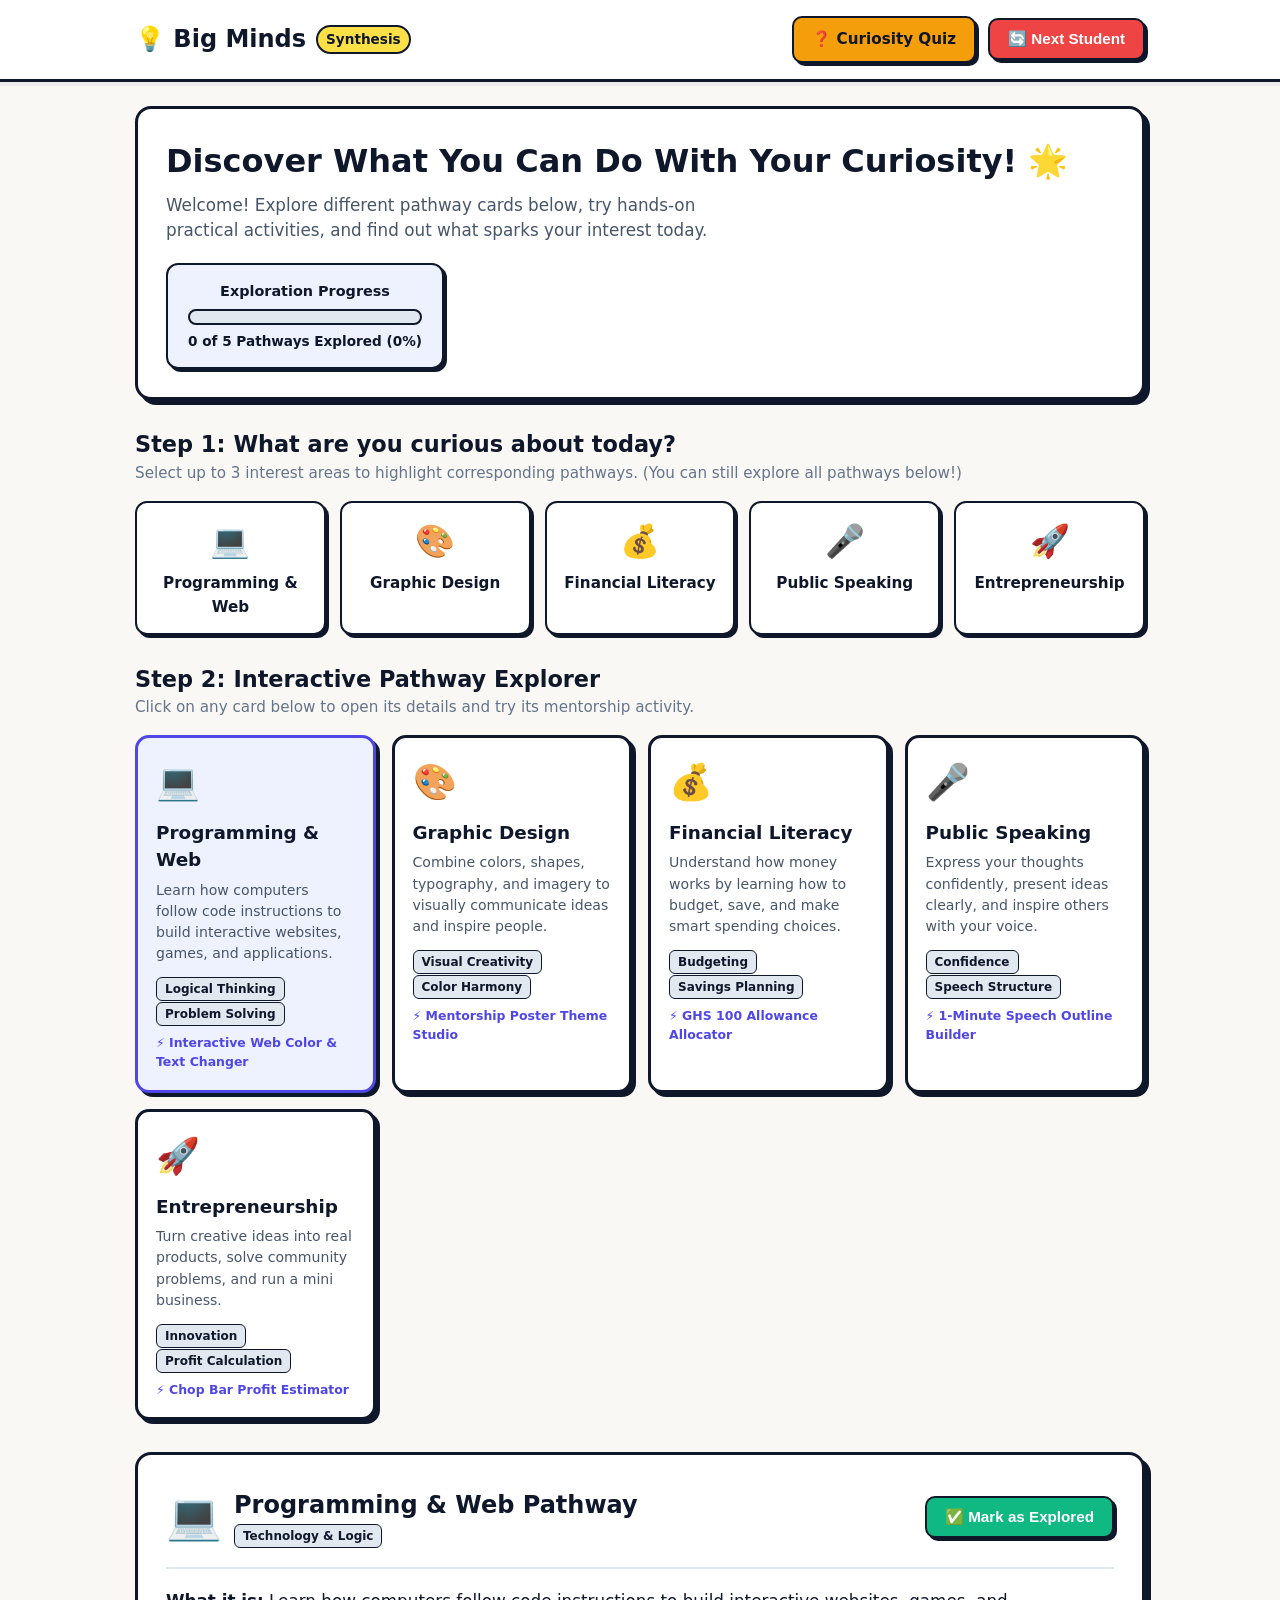
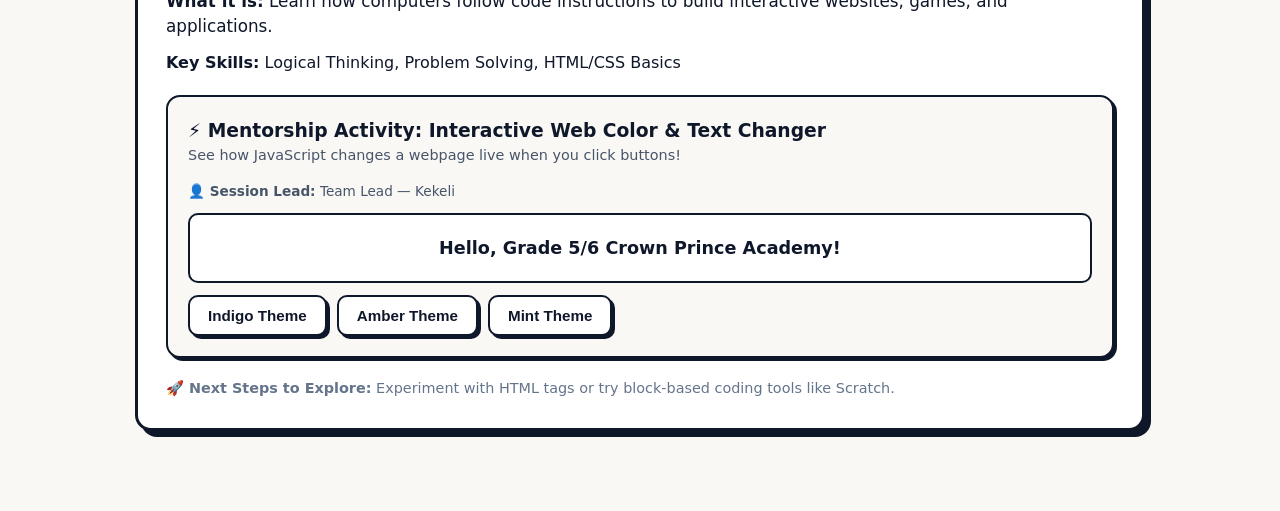
<file: index.html>
<!DOCTYPE html>
<html lang="en">
<head>
    <meta charset="UTF-8">
    <meta name="viewport" content="width=device-width, initial-scale=1.0">
    <title>Big Minds — Pathway Explorer</title>
    <link rel="stylesheet" href="styles.css">
    <link rel="icon" type="image/svg+xml" href="favicon.svg">
</head>
<body>

    <!-- Navigation Header -->
    <nav class="navbar">
        <div class="container nav-content">
            <a href="index.html" class="brand">
                💡 Big Minds <span class="brand-badge">Synthesis</span>
            </a>
            <div class="nav-links">
                <a href="quiz.html" class="btn btn-warning">❓ Curiosity Quiz</a>
                <button id="btn-next-student" class="btn btn-danger">🔄 Next Student</button>
            </div>
        </div>
    </nav>

    <div class="container">

        <!-- Welcome Section & Progress Tracker -->
        <header class="welcome-card">
            <div class="welcome-text">
                <h1>Discover What You Can Do With Your Curiosity! 🌟</h1>
                <p>Welcome! Explore different pathway cards below, try hands-on practical activities, and find out what sparks your interest today.</p>
            </div>
            <div class="progress-box">
                <div class="progress-title">Exploration Progress</div>
                <div class="progress-bar-bg">
                    <div id="progress-bar-fill" class="progress-bar-fill"></div>
                </div>
                <div id="progress-status-text" class="progress-status">0 of 5 Pathways Explored (0%)</div>
            </div>
        </header>

        <!-- Step 1: Interest Selection -->
        <section class="section-header">
            <h2 class="section-title"><span>Step 1:</span> What are you curious about today?</h2>
            <p class="section-subtitle">Select up to 3 interest areas to highlight corresponding pathways. (You can still explore all pathways below!)</p>
            <div id="selection-alert" class="alert-box">⚠️ You can select a maximum of 3 interests. Deselect one if you want to pick a different area!</div>
        </section>

        <div id="interests-container" class="interests-grid">
            <!-- Rendered dynamically by app.js -->
        </div>

        <!-- Step 2: Pathway Cards Grid -->
        <section class="section-header">
            <h2 class="section-title"><span>Step 2:</span> Interactive Pathway Explorer</h2>
            <p class="section-subtitle">Click on any card below to open its details and try its mentorship activity.</p>
        </section>

        <div id="pathways-container" class="pathways-grid">
            <!-- Rendered dynamically by app.js -->
        </div>

        <!-- Detailed Pathway & Activity Panel -->
        <section id="detail-panel" class="detail-panel">
            <!-- Rendered dynamically by app.js -->
        </section>

    </div>

    <!-- Scripts -->
    <script src="js/pathwaysData.js"></script>
    <script src="js/app.js"></script>
</body>
</html>
</file>
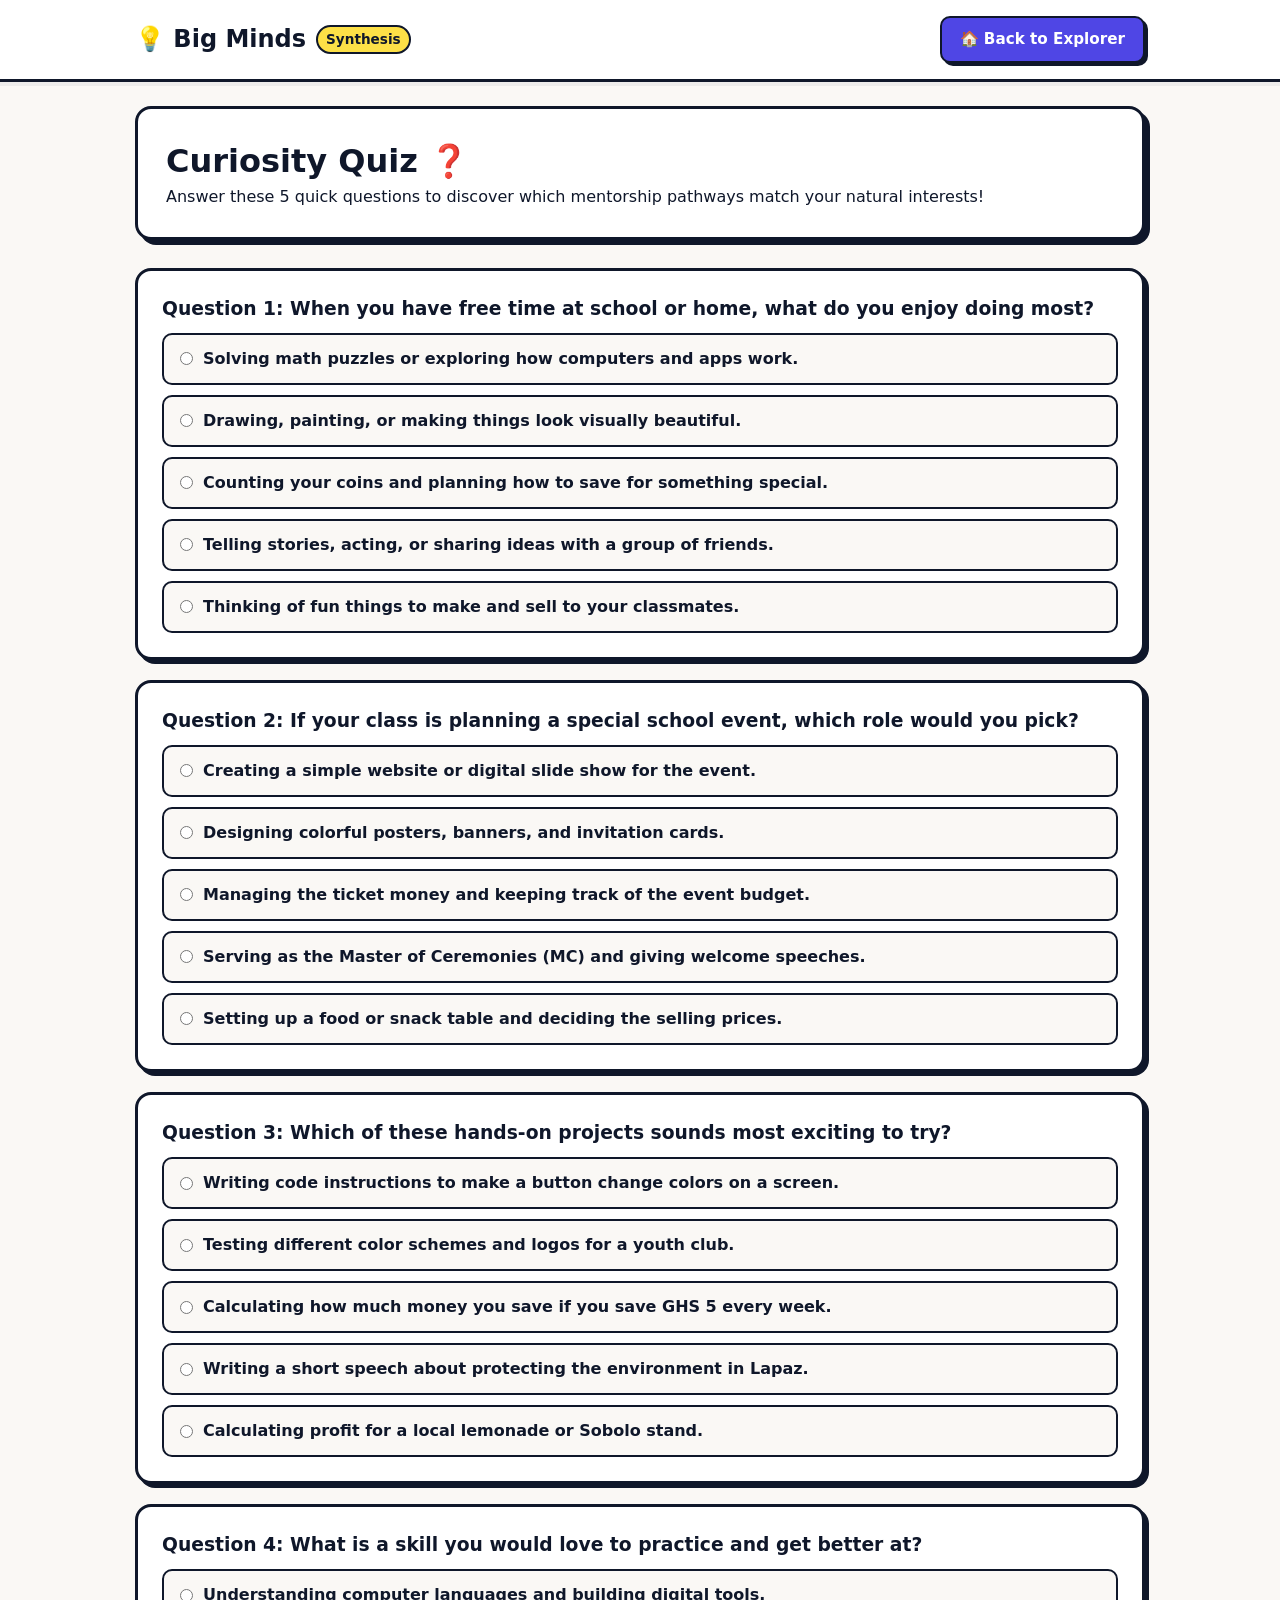
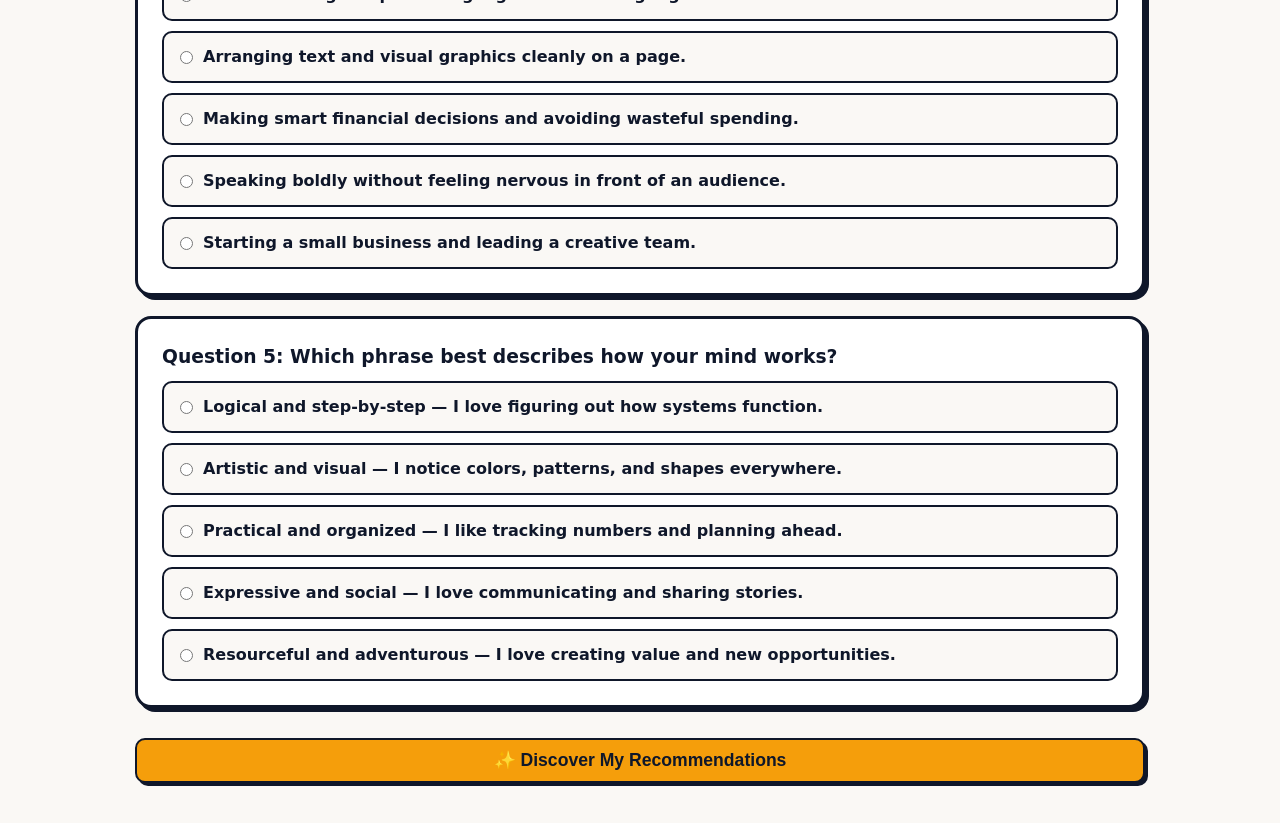
<file: quiz.html>
<!DOCTYPE html>
<html lang="en">
<head>
    <meta charset="UTF-8">
    <meta name="viewport" content="width=device-width, initial-scale=1.0">
    <title>Big Minds — Curiosity Quiz</title>
    <link rel="stylesheet" href="styles.css">
    <link rel="icon" type="image/svg+xml" href="favicon.svg">
</head>
<body>

    <nav class="navbar">
        <div class="container nav-content">
            <a href="index.html" class="brand">
                💡 Big Minds <span class="brand-badge">Synthesis</span>
            </a>
            <div class="nav-links">
                <a href="index.html" class="btn btn-primary">🏠 Back to Explorer</a>
            </div>
        </div>
    </nav>

    <div class="container">
        <header class="welcome-card">
            <div>
                <h1>Curiosity Quiz ❓</h1>
                <p>Answer these 5 quick questions to discover which mentorship pathways match your natural interests!</p>
            </div>
        </header>

        <form id="quiz-form">
            <div id="quiz-questions-container"></div>
            <button type="submit" class="btn btn-warning" style="font-size: 1.1rem; width: 100%; justify-content: center; margin-top: 10px;">
                ✨ Discover My Recommendations
            </button>
        </form>

        <section id="quiz-results" class="detail-panel" style="display: none; margin-top: 30px;">
            <h2>🎉 Your Top Pathway Match</h2>
            <div id="recommendations-container" style="margin-top: 16px;"></div>
            <div style="margin-top: 20px;">
                <a href="index.html" class="btn btn-primary">🚀 Explore These Pathways Now</a>
                <button onclick="window.location.reload()" class="btn">🔄 Retake Quiz</button>
            </div>
        </section>
    </div>

    <script src="js/pathwaysData.js"></script>
    <script>
        document.addEventListener('DOMContentLoaded', () => {
            const container = document.getElementById('quiz-questions-container');
            
            // Render Questions
            quizQuestions.forEach((q, idx) => {
                const card = document.createElement('div');
                card.className = 'quiz-card';
                card.innerHTML = `
                    <h3>Question ${idx + 1}: ${q.question}</h3>
                    <div>
                        ${q.options.map((opt, oIdx) => `
                            <label class="quiz-option">
                                <input type="radio" name="q${q.id}" value="${opt.area}" ${oIdx === 0 ? 'required' : ''}>
                                <span>${opt.text}</span>
                            </label>
                        `).join('')}
                    </div>
                `;
                container.appendChild(card);
            });

            // Form Submit Logic
            document.getElementById('quiz-form').addEventListener('submit', (e) => {
                e.preventDefault();
                
                // Tallies
                const scores = { programming: 0, design: 0, finance: 0, speaking: 0, entrepreneurship: 0 };
                
                quizQuestions.forEach(q => {
                    const selected = document.querySelector(`input[name="q${q.id}"]:checked`);
                    if (selected) {
                        scores[selected.value] += 1;
                    }
                });

                // Calculate Top 1
                const sortedAreas = Object.keys(scores).sort((a, b) => scores[b] - scores[a]);
                const topOne = sortedAreas.slice(0, 1);

                // Render Results
                const resultsBox = document.getElementById('quiz-results');
                const recContainer = document.getElementById('recommendations-container');
                
                recContainer.innerHTML = '';
                topOne.forEach(areaId => {
                    const pathway = pathwaysData.find(p => p.id === areaId);
                    if (pathway) {
                        const card = document.createElement('div');
                        card.className = 'activity-box';
                        card.innerHTML = `
                            <h3>${pathway.icon} Top Match: ${pathway.name} (${scores[areaId]} / 5 Points)</h3>
                            <p style="margin-top: 6px;">${pathway.shortDesc}</p>
                            <p style="margin-top: 6px; font-size: 0.85rem; color: #4F46E5;"><strong>Key Skills:</strong> ${pathway.skills.join(', ')}</p>
                        `;
                        recContainer.appendChild(card);
                    }
                });

                resultsBox.style.display = 'block';
                resultsBox.scrollIntoView({ behavior: 'smooth' });
            });
        });
    </script>
</body>
</html>
</file>
<file: styles.css>
/* ==========================================================================
   Big Minds — Web Technologies Synthesis Edition
   Style: Neo-Tactile / Neo-Brutalist Educational Aesthetic
   ========================================================================== */

/* --- CSS Reset & Global Rules --- */
html {
    box-sizing: border-box;
}

*, *::before, *::after {
    box-sizing: inherit;
    margin: 0;
    padding: 0;
}

body {
    font-family: system-ui, -apple-system, BlinkMacSystemFont, "Segoe UI", Roboto, sans-serif;
    background-color: #FAF8F5; /* Warm cream background */
    color: #0F172A; /* Dark navy text */
    line-height: 1.5;
    padding-bottom: 40px;
}

/* --- Container Layout --- */
.container {
    max-width: 1050px;
    margin: 0 auto;
    padding: 0 20px;
}

/* --- Navigation Header --- */
.navbar {
    background-color: #FFFFFF;
    border-bottom: 3px solid #0F172A;
    padding: 16px 0;
    margin-bottom: 24px;
    box-shadow: 0 4px 0px rgba(15, 23, 42, 0.05);
}

.nav-content {
    display: flex;
    justify-content: space-between;
    align-items: center;
    flex-wrap: wrap;
    gap: 12px;
}

.brand {
    display: flex;
    align-items: center;
    gap: 10px;
    font-size: 1.5rem;
    font-weight: 800;
    color: #0F172A;
    text-decoration: none;
}

.brand-badge {
    background-color: #FDE047;
    border: 2px solid #0F172A;
    padding: 2px 8px;
    border-radius: 20px;
    font-size: 0.85rem;
}

.nav-links {
    display: flex;
    align-items: center;
    gap: 12px;
    flex-wrap: wrap;
}

/* --- Neo-Tactile Buttons --- */
.btn {
    display: inline-flex;
    align-items: center;
    gap: 6px;
    padding: 10px 18px;
    font-size: 0.95rem;
    font-weight: 700;
    color: #0F172A;
    background-color: #FFFFFF;
    border: 2.5px solid #0F172A;
    border-radius: 10px;
    box-shadow: 3px 3px 0px #0F172A;
    cursor: pointer;
    text-decoration: none;
    transition: transform 0.1s ease, box-shadow 0.1s ease, background-color 0.2s ease;
}

.btn:hover {
    transform: translate(-2px, -2px);
    box-shadow: 5px 5px 0px #0F172A;
}

.btn:active {
    transform: translate(1px, 1px);
    box-shadow: 2px 2px 0px #0F172A;
}

.btn-primary {
    background-color: #4F46E5; /* Indigo */
    color: #FFFFFF;
}

.btn-primary:hover {
    background-color: #4338CA;
}

.btn-warning {
    background-color: #F59E0B; /* Amber */
    color: #0F172A;
}

.btn-success {
    background-color: #10B981;
    color: #FFFFFF;
}

.btn-danger {
    background-color: #EF4444;
    color: #FFFFFF;
}

/* --- Hero & Welcome Card --- */
.welcome-card {
    background-color: #FFFFFF;
    border: 3px solid #0F172A;
    border-radius: 16px;
    padding: 28px;
    box-shadow: 5px 5px 0px #0F172A;
    margin-bottom: 28px;
    display: flex;
    justify-content: space-between;
    align-items: center;
    flex-wrap: wrap;
    gap: 20px;
}

.welcome-text h1 {
    font-size: 2rem;
    margin-bottom: 8px;
    color: #0F172A;
}

.welcome-text p {
    font-size: 1.05rem;
    color: #475569;
    max-width: 600px;
}

.progress-box {
    background-color: #EEF2FF;
    border: 2px solid #0F172A;
    border-radius: 12px;
    padding: 16px 20px;
    min-width: 240px;
    text-align: center;
    box-shadow: 3px 3px 0px #0F172A;
}

.progress-title {
    font-weight: 700;
    font-size: 0.9rem;
    margin-bottom: 6px;
}

.progress-bar-bg {
    background-color: #E2E8F0;
    border: 2px solid #0F172A;
    height: 16px;
    border-radius: 10px;
    overflow: hidden;
    margin-bottom: 6px;
}

.progress-bar-fill {
    background-color: #4F46E5;
    height: 100%;
    width: 0%;
    transition: width 0.3s ease;
}

.progress-status {
    font-size: 0.85rem;
    font-weight: 700;
}

/* --- Section Headers --- */
.section-header {
    margin-bottom: 16px;
}

.section-title {
    font-size: 1.4rem;
    font-weight: 800;
    display: flex;
    align-items: center;
    gap: 8px;
}

.section-subtitle {
    font-size: 0.95rem;
    color: #64748B;
}

/* --- Interest Selector Grid --- */
.interests-grid {
    display: grid;
    grid-template-columns: repeat(auto-fit, minmax(180px, 1fr));
    gap: 14px;
    margin-bottom: 28px;
}

.interest-card {
    background-color: #FFFFFF;
    border: 2.5px solid #0F172A;
    border-radius: 12px;
    padding: 14px;
    text-align: center;
    cursor: pointer;
    box-shadow: 3px 3px 0px #0F172A;
    transition: all 0.2s ease;
    user-select: none;
}

.interest-card:hover {
    transform: translateY(-2px);
    box-shadow: 4px 4px 0px #0F172A;
}

.interest-card.selected {
    background-color: #FDE047; /* Yellow highlight */
    transform: translate(2px, 2px);
    box-shadow: 1px 1px 0px #0F172A;
}

.interest-icon {
    font-size: 2rem;
    display: block;
    margin-bottom: 6px;
}

.interest-name {
    font-weight: 700;
    font-size: 0.95rem;
}

.alert-box {
    background-color: #FEF2F2;
    color: #991B1B;
    border: 2px solid #EF4444;
    padding: 10px 14px;
    border-radius: 10px;
    font-size: 0.9rem;
    font-weight: 600;
    margin-top: 10px;
    display: none;
}

/* --- Pathway Cards Grid --- */
.pathways-grid {
    display: grid;
    grid-template-columns: repeat(auto-fit, minmax(220px, 1fr));
    gap: 16px;
    margin-bottom: 32px;
}

.pathway-card {
    background-color: #FFFFFF;
    border: 3px solid #0F172A;
    border-radius: 14px;
    padding: 18px;
    cursor: pointer;
    box-shadow: 4px 4px 0px #0F172A;
    transition: all 0.2s ease;
    position: relative;
}

.pathway-card:hover {
    transform: translateY(-3px);
    box-shadow: 6px 6px 0px #0F172A;
}

.pathway-card.active {
    border-color: #4F46E5;
    background-color: #EEF2FF;
}

.pathway-card.highlighted {
    box-shadow: 0 0 0 3px #F59E0B, 4px 4px 0px #0F172A;
}

.card-top {
    display: flex;
    justify-content: space-between;
    align-items: center;
    margin-bottom: 10px;
}

.pathway-icon {
    font-size: 2.2rem;
}

.badge-explored {
    background-color: #10B981;
    color: #FFFFFF;
    border: 1.5px solid #0F172A;
    font-size: 0.75rem;
    font-weight: 800;
    padding: 2px 8px;
    border-radius: 12px;
}

.pathway-title {
    font-size: 1.15rem;
    font-weight: 800;
    margin-bottom: 6px;
}

.pathway-snippet {
    font-size: 0.88rem;
    color: #475569;
    margin-bottom: 12px;
}

.skill-tag {
    display: inline-block;
    background-color: #E2E8F0;
    border: 1px solid #0F172A;
    border-radius: 6px;
    padding: 2px 8px;
    font-size: 0.75rem;
    font-weight: 700;
    margin-right: 4px;
}

/* --- Detail & Activity Panel --- */
.detail-panel {
    background-color: #FFFFFF;
    border: 3px solid #0F172A;
    border-radius: 16px;
    padding: 28px;
    box-shadow: 6px 6px 0px #0F172A;
    margin-bottom: 40px;
}

.detail-header {
    display: flex;
    justify-content: space-between;
    align-items: center;
    flex-wrap: wrap;
    gap: 16px;
    border-bottom: 2px solid #E2E8F0;
    padding-bottom: 16px;
    margin-bottom: 20px;
}

.detail-title-group {
    display: flex;
    align-items: center;
    gap: 12px;
}

.detail-icon {
    font-size: 2.8rem;
}

.activity-box {
    background-color: #FAF8F5;
    border: 2.5px solid #0F172A;
    border-radius: 14px;
    padding: 20px;
    margin: 20px 0;
    box-shadow: 3px 3px 0px #0F172A;
}

/* --- Interactive Activities Styling --- */
/* Activity 1: Web Changer */
.web-preview {
    background-color: #FFFFFF;
    border: 2px solid #0F172A;
    padding: 20px;
    border-radius: 10px;
    text-align: center;
    margin-top: 12px;
    transition: background-color 0.3s ease;
}

/* Activity 2: Graphic Design Poster */
.poster-preview {
    border: 3px solid #0F172A;
    border-radius: 12px;
    padding: 24px;
    text-align: center;
    margin-top: 12px;
    transition: all 0.3s ease;
}

.theme-palette-btn {
    width: 32px;
    height: 32px;
    border: 2px solid #0F172A;
    border-radius: 50%;
    cursor: pointer;
    margin-right: 8px;
}

/* Activity 3 & 5: Forms & Inputs */
.form-group {
    margin-bottom: 14px;
}

.form-group label {
    display: block;
    font-weight: 700;
    font-size: 0.9rem;
    margin-bottom: 4px;
}

.form-input {
    width: 100%;
    padding: 8px 12px;
    font-size: 0.95rem;
    border: 2px solid #0F172A;
    border-radius: 8px;
    background-color: #FFFFFF;
}

.calc-result-box {
    background-color: #EEF2FF;
    border: 2px solid #0F172A;
    border-radius: 10px;
    padding: 12px;
    font-weight: 700;
    margin-top: 10px;
}

/* Activity 4: Speech Builder */
.speech-preview-card {
    background-color: #FFFBEB;
    border: 2px dashed #0F172A;
    border-radius: 10px;
    padding: 16px;
    margin-top: 14px;
}

/* --- Quiz Styles --- */
.quiz-card {
    background-color: #FFFFFF;
    border: 3px solid #0F172A;
    border-radius: 16px;
    padding: 24px;
    box-shadow: 4px 4px 0px #0F172A;
    margin-bottom: 20px;
}

.quiz-option {
    display: flex;
    align-items: center;
    gap: 10px;
    background-color: #FAF8F5;
    border: 2px solid #0F172A;
    border-radius: 10px;
    padding: 12px 16px;
    margin-top: 10px;
    cursor: pointer;
    font-weight: 600;
    transition: background-color 0.2s ease;
}

.quiz-option:hover {
    background-color: #EEF2FF;
}

/* --- Responsive Adjustments --- */
@media (max-width: 640px) {
    .welcome-card {
        flex-direction: column;
        align-items: stretch;
    }
    
    .nav-content {
        flex-direction: column;
        align-items: stretch;
    }
    
    .nav-links {
        justify-content: space-between;
    }
}
</file>
